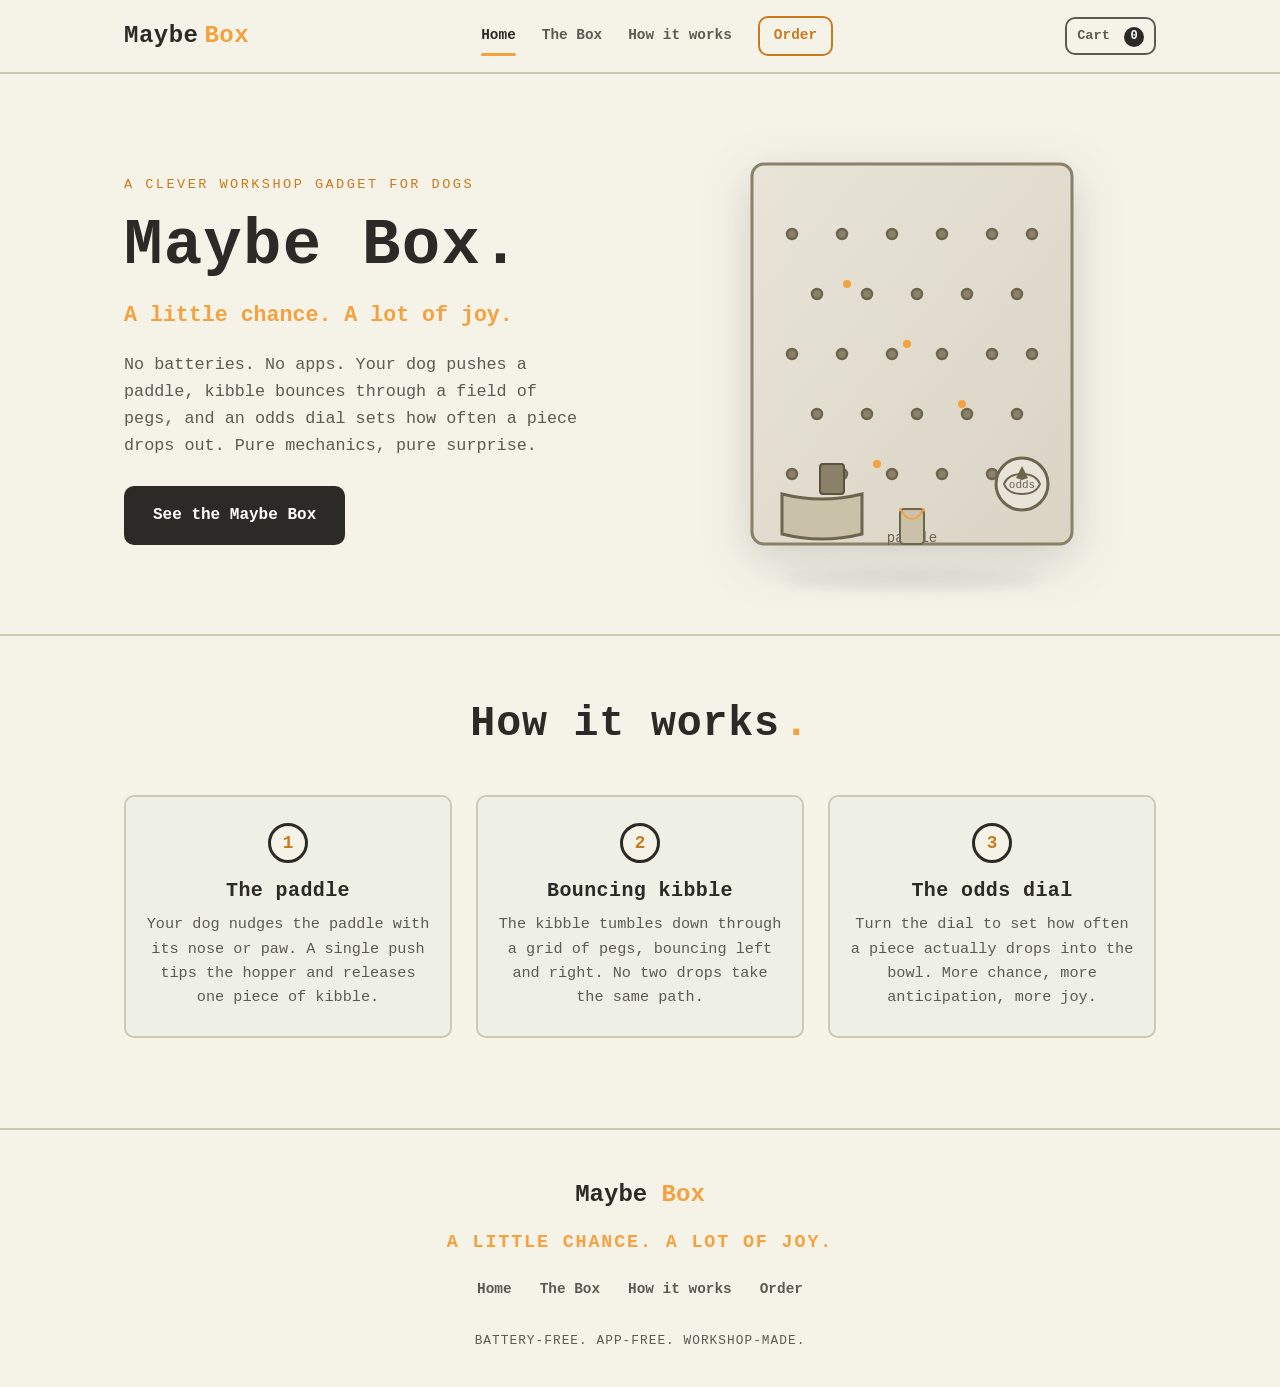
<file: index.html>
<!DOCTYPE html>
<html lang="en">
<head>
<meta charset="UTF-8">
<meta name="viewport" content="width=device-width, initial-scale=1.0">
<title>Maybe Box — A battery-free dog feeder</title>
<link rel="stylesheet" href="css/style.css">
</head>
<body>

<header class="site-header">
  <div class="container header-inner">
    <a href="index.html" class="brand">Maybe <span class="brand-accent">Box</span></a>
    <nav class="nav" id="main-nav">
      <a href="index.html" class="nav-link active">Home</a>
      <a href="product.html" class="nav-link">The Box</a>
      <a href="how-it-works.html" class="nav-link">How it works</a>
      <a href="order.html" class="nav-link nav-order">Order</a>
    </nav>
    <a href="cart.html" class="nav-cart" aria-label="Cart">
      Cart <span class="cart-count" id="cart-count">0</span>
    </a>
    <button class="nav-toggle" id="nav-toggle" aria-label="Open menu">
      <span class="bar"></span><span class="bar"></span><span class="bar"></span>
    </button>
  </div>
</header>

<main>

<section class="hero">
  <div class="container hero-grid">
    <div class="hero-content">
      <span class="hero-kicker">A clever workshop gadget for dogs</span>
      <h1>Maybe Box.<span class="accent"> </span></h1>
      <p class="tagline">A little chance. A lot of joy.</p>
      <p class="hero-desc">No batteries. No apps. Your dog pushes a paddle, kibble bounces through a field of pegs, and an odds dial sets how often a piece drops out. Pure mechanics, pure surprise.</p>
      <a href="product.html" class="btn btn-primary">See the Maybe Box</a>
    </div>
    <div class="hero-visual">
      <div class="scene-wrap">
        <div class="pegboard">
          <svg class="maybe-box" viewBox="0 0 360 420" preserveAspectRatio="xMidYMid meet">
            <defs>
              <linearGradient id="gradBody" x1="0" y1="0" x2="1" y2="1">
                <stop offset="0%" stop-color="#e8e4d8"/>
                <stop offset="100%" stop-color="#d9d4c4"/>
              </linearGradient>
              <filter id="shadow" x="-20%" y="-20%" width="140%" height="140%">
                <feGaussianBlur in="SourceAlpha" stdDeviation="6"/>
                <feOffset dx="2" dy="4" result="offsetblur"/>
                <feComponentTransfer>
                  <feFuncA type="linear" slope="0.25"/>
                </feComponentTransfer>
                <feMerge>
                  <feMergeNode/>
                  <feMergeNode in="SourceGraphic"/>
                </feMerge>
              </filter>
              <marker id="pegCap" markerWidth="8" markerHeight="8" refX="4" refY="4">
                <circle cx="4" cy="4" r="2.5" fill="#f4a240"/>
              </marker>
            </defs>

            <!-- backboard -->
            <rect x="20" y="20" width="320" height="380" rx="12" fill="url(#gradBody)" stroke="#8a8168" stroke-width="3"/>

            <!-- pegs -->
            <g stroke="#6e654f" stroke-width="2.5" fill="#8a8168">
              <circle cx="60" cy="90" r="5"/><circle cx="110" cy="90" r="5"/><circle cx="160" cy="90" r="5"/><circle cx="210" cy="90" r="5"/><circle cx="260" cy="90" r="5"/><circle cx="300" cy="90" r="5"/>
              <circle cx="85" cy="150" r="5"/><circle cx="135" cy="150" r="5"/><circle cx="185" cy="150" r="5"/><circle cx="235" cy="150" r="5"/><circle cx="285" cy="150" r="5"/>
              <circle cx="60" cy="210" r="5"/><circle cx="110" cy="210" r="5"/><circle cx="160" cy="210" r="5"/><circle cx="210" cy="210" r="5"/><circle cx="260" cy="210" r="5"/><circle cx="300" cy="210" r="5"/>
              <circle cx="85" cy="270" r="5"/><circle cx="135" cy="270" r="5"/><circle cx="185" cy="270" r="5"/><circle cx="235" cy="270" r="5"/><circle cx="285" cy="270" r="5"/>
              <circle cx="60" cy="330" r="5"/><circle cx="110" cy="330" r="5"/><circle cx="160" cy="330" r="5"/><circle cx="210" cy="330" r="5"/><circle cx="260" cy="330" r="5"/><circle cx="300" cy="330" r="5"/>
            </g>

            <!-- paddle -->
            <path d="M 50 390 Q 90 400 130 390 L 130 350 Q 90 360 50 350 Z" fill="#c9c1a8" stroke="#6e654f" stroke-width="3"/>
            <rect x="88" y="320" width="24" height="30" rx="3" fill="#8a8168" stroke="#5a533d" stroke-width="2"/>
            <text x="180" y="398" font-family="monospace" font-size="14" fill="#6e654f" text-anchor="middle">paddle</text>

            <!-- kibble pieces -->
            <g id="kibble" fill="#f4a240">
              <circle cx="115" cy="140" r="4"/><circle cx="175" cy="200" r="4"/><circle cx="230" cy="260" r="4"/><circle cx="145" cy="320" r="4"/>
            </g>

            <!-- odds dial -->
            <g transform="translate(290, 340)">
              <circle cx="0" cy="0" r="26" fill="#e8e4d8" stroke="#6e654f" stroke-width="3"/>
              <path d="M 0 -18 L 6 -6 L 0 -4 L -6 -6 Z" fill="#6e654f"/>
              <path d="M 0 10 Q 14 10 18 0 Q 14 -10 0 -10 Q -14 -10 -18 0 Q -14 10 0 10" fill="none" stroke="#6e654f" stroke-width="2"/>
              <text x="0" y="4" font-family="monospace" font-size="11" fill="#6e654f" text-anchor="middle">odds</text>
            </g>

            <!-- drop chute -->
            <rect x="168" y="365" width="24" height="35" rx="4" fill="#c9c1a8" stroke="#6e654f" stroke-width="2"/>
            <path d="M 168 365 Q 180 385 192 365" fill="none" stroke="#f4a240" stroke-width="2" stroke-linecap="round"/>
          </svg>
          <div class="scene-shadow"></div>
        </div>
      </div>
    </div>
  </div>
</section>

<section class="how-it-works" id="how-it-works">
  <div class="container">
    <h2 class="section-title">How it works<span class="title-accent">.</span></h2>
    <div class="steps">
      <div class="step">
        <div class="step-badge">1</div>
        <h3>The paddle</h3>
        <p>Your dog nudges the paddle with its nose or paw. A single push tips the hopper and releases one piece of kibble.</p>
      </div>
      <div class="step">
        <div class="step-badge">2</div>
        <h3>Bouncing kibble</h3>
        <p>The kibble tumbles down through a grid of pegs, bouncing left and right. No two drops take the same path.</p>
      </div>
      <div class="step">
        <div class="step-badge">3</div>
        <h3>The odds dial</h3>
        <p>Turn the dial to set how often a piece actually drops into the bowl. More chance, more anticipation, more joy.</p>
      </div>
    </div>
  </div>
</section>

</main>

<footer class="site-footer">
  <div class="container footer-inner">
    <div class="footer-brand">Maybe <span class="brand-accent">Box</span></div>
    <p class="footer-tagline">A little chance. A lot of joy.</p>
    <div class="footer-nav">
      <a href="index.html">Home</a>
      <a href="product.html">The Box</a>
      <a href="how-it-works.html">How it works</a>
      <a href="order.html">Order</a>
    </div>
    <div class="footer-note">Battery-free. App-free. Workshop-made.</div>
  </div>
</footer>

<script src="js/main.js"></script>
</body>
</html>
</file>
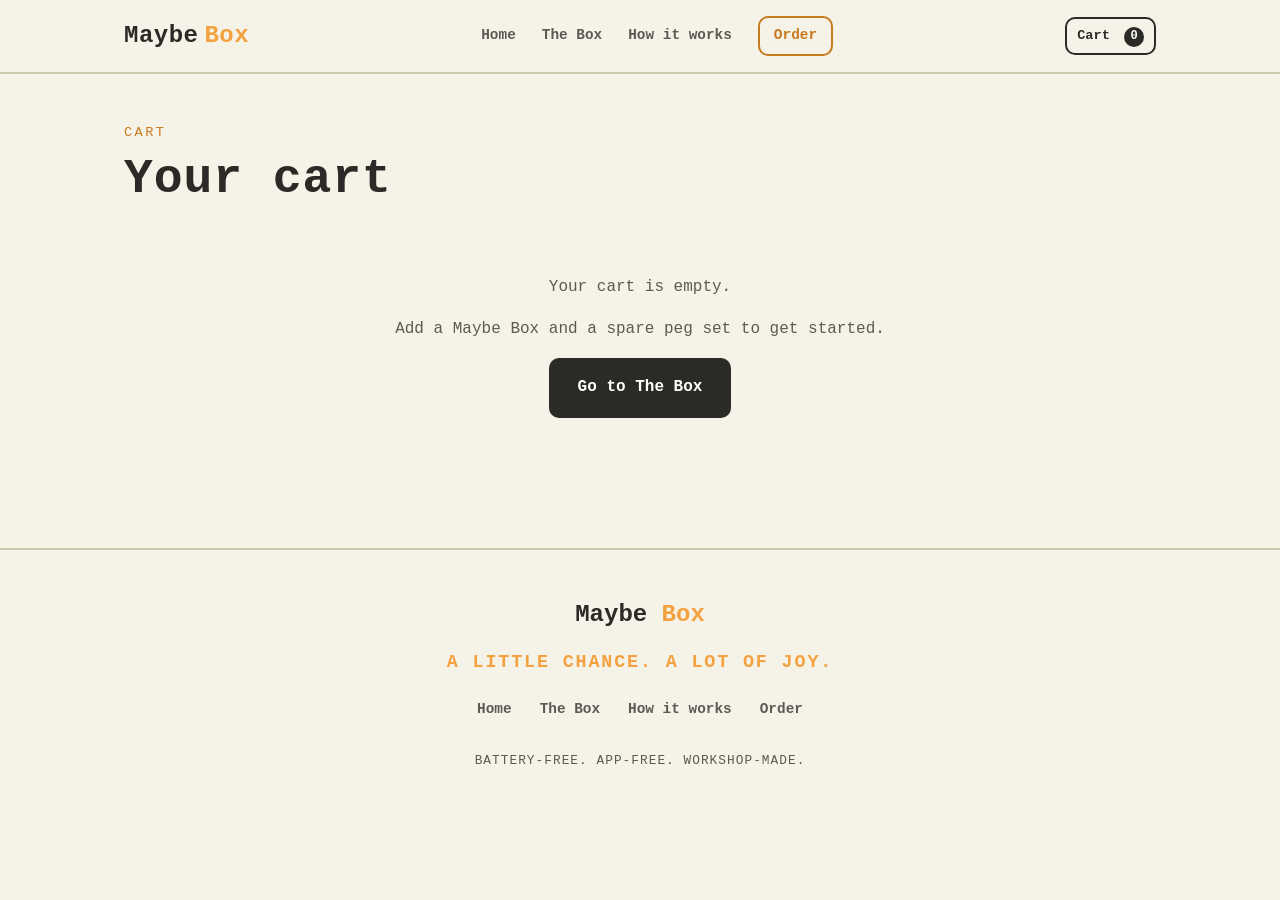
<file: cart.html>
<!DOCTYPE html>
<html lang="en">
<head>
<meta charset="UTF-8">
<meta name="viewport" content="width=device-width, initial-scale=1.0">
<title>Cart — Maybe Box</title>
<link rel="stylesheet" href="css/style.css">
</head>
<body>

<header class="site-header">
  <div class="container header-inner">
    <a href="index.html" class="brand">Maybe <span class="brand-accent">Box</span></a>
    <nav class="nav" id="main-nav">
      <a href="index.html" class="nav-link">Home</a>
      <a href="product.html" class="nav-link">The Box</a>
      <a href="how-it-works.html" class="nav-link">How it works</a>
      <a href="order.html" class="nav-link nav-order">Order</a>
    </nav>
    <a href="cart.html" class="nav-cart nav-cart-active" aria-label="Cart">
      Cart <span class="cart-count" id="cart-count">0</span>
    </a>
    <button class="nav-toggle" id="nav-toggle" aria-label="Open menu">
      <span class="bar"></span><span class="bar"></span><span class="bar"></span>
    </button>
  </div>
</header>

<main>
  <section class="cart-page" aria-label="Shopping cart">
    <div class="container">
      <span class="hero-kicker">Cart</span>
      <h1>Your cart<span class="accent"> </span></h1>

      <div id="cart-empty" class="empty-cart">
        <p>Your cart is empty.</p>
        <p>Add a Maybe Box and a spare peg set to get started.</p>
        <a href="product.html" class="btn btn-primary">Go to The Box</a>
      </div>

      <div id="cart-items" class="cart-items" style="display:none;">
        <table>
          <thead>
            <tr>
              <th>Item</th>
              <th>Size</th>
              <th class="num">Unit price</th>
              <th class="num">Qty</th>
              <th class="num">Line total</th>
              <th></th>
            </tr>
          </thead>
          <tbody id="cart-list"></tbody>
        </table>
      </div>

      <div id="cart-summary" class="cart-summary" style="display:none;">
        <div class="summary-row">
          <span>Subtotal</span>
          <span class="num" id="sum-subtotal">$0.00</span>
        </div>
        <div class="summary-row">
          <span>Shipping</span>
          <span class="num" id="sum-shipping">$0.00</span>
        </div>
        <div class="summary-row total">
          <span>Total</span>
          <span class="num" id="sum-total">$0.00</span>
        </div>
        <button type="button" class="btn btn-primary btn-full" id="btn-checkout">Proceed to Checkout</button>
        <p class="checkout-note">Checkout page coming soon.</p>
      </div>
    </div>
  </section>
</main>

<footer class="site-footer">
  <div class="container footer-inner">
    <div class="footer-brand">Maybe <span class="brand-accent">Box</span></div>
    <p class="footer-tagline">A little chance. A lot of joy.</p>
    <div class="footer-nav">
      <a href="index.html">Home</a>
      <a href="product.html">The Box</a>
      <a href="how-it-works.html">How it works</a>
      <a href="order.html">Order</a>
    </div>
    <div class="footer-note">Battery-free. App-free. Workshop-made.</div>
  </div>
</footer>

<script src="js/main.js"></script>
<script>
  (function () {
    "use strict";

    var CART_KEY = "maybe_box_cart";
    var SHIPPING_FREE_THRESHOLD = 50;
    var SHIPPING_FLAT = 5;

    var cartEmpty = document.getElementById("cart-empty");
    var cartItems = document.getElementById("cart-items");
    var cartSummary = document.getElementById("cart-summary");
    var cartList = document.getElementById("cart-list");
    var sumSubtotal = document.getElementById("sum-subtotal");
    var sumShipping = document.getElementById("sum-shipping");
    var sumTotal = document.getElementById("sum-total");
    var btnCheckout = document.getElementById("btn-checkout");

    function money(n) {
      return "$" + n.toFixed(2);
    }

    function sizeOf(item) {
      var id = (item.id || "").toLowerCase();
      var name = (item.name || "").toLowerCase();
      if (id.indexOf("mini") !== -1 || name.indexOf("mini") !== -1) return "Mini";
      if (id.indexOf("standard") !== -1 || name.indexOf("standard") !== -1) return "Standard";
      return "\u2014";
    }

    function loadCart() {
      try { return JSON.parse(localStorage.getItem(CART_KEY) || "[]"); } catch (e) { return []; }
    }
    function saveCart(cart) {
      try { localStorage.setItem(CART_KEY, JSON.stringify(cart)); } catch (e) {}
    }

    function render() {
      var cart = loadCart();

      // header count
      if (window.maybeBox && typeof window.maybeBox.updateCartCount === "function") {
        window.maybeBox.updateCartCount();
      }

      if (!cart || cart.length === 0) {
        cartEmpty.style.display = "block";
        cartItems.style.display = "none";
        cartSummary.style.display = "none";
        return;
      }

      cartEmpty.style.display = "none";
      cartItems.style.display = "block";
      cartSummary.style.display = "block";

      cartList.innerHTML = "";
      var subtotal = 0;

      cart.forEach(function (item, index) {
        var qty = item.qty || 1;
        var price = item.price || 0;
        var line = price * qty;
        subtotal += line;

        var tr = document.createElement("tr");

        var nameTd = document.createElement("td");
        nameTd.textContent = item.name;
        tr.appendChild(nameTd);

        var sizeTd = document.createElement("td");
        sizeTd.textContent = sizeOf(item);
        tr.appendChild(sizeTd);

        var priceTd = document.createElement("td");
        priceTd.className = "num";
        priceTd.textContent = money(price);
        tr.appendChild(priceTd);

        var qtyTd = document.createElement("td");
        qtyTd.className = "num";
        var qtyWrap = document.createElement("div");
        qtyWrap.className = "qty-control";
        var btnDec = document.createElement("button");
        btnDec.type = "button";
        btnDec.className = "qty-btn";
        btnDec.textContent = "\u2013";
        var qtyVal = document.createElement("span");
        qtyVal.className = "qty-val";
        qtyVal.textContent = qty;
        var btnInc = document.createElement("button");
        btnInc.type = "button";
        btnInc.className = "qty-btn";
        btnInc.textContent = "\u2019";
        qtyWrap.appendChild(btnDec);
        qtyWrap.appendChild(qtyVal);
        qtyWrap.appendChild(btnInc);
        qtyTd.appendChild(qtyWrap);
        tr.appendChild(qtyTd);

        var lineTd = document.createElement("td");
        lineTd.className = "num";
        lineTd.textContent = money(line);
        tr.appendChild(lineTd);

        var remTd = document.createElement("td");
        var btnRem = document.createElement("button");
        btnRem.type = "button";
        btnRem.className = "btn-remove";
        btnRem.textContent = "Remove";
        remTd.appendChild(btnRem);
        tr.appendChild(remTd);

        cartList.appendChild(tr);

        btnDec.addEventListener("click", function () {
          if (qty > 1) {
            item.qty = qty - 1;
            saveCart(cart);
            render();
          }
        });

        btnInc.addEventListener("click", function () {
          item.qty = qty + 1;
          saveCart(cart);
          render();
        });

        btnRem.addEventListener("click", function () {
          cart.splice(index, 1);
          saveCart(cart);
          render();
        });
      });

      var shipping = subtotal >= SHIPPING_FREE_THRESHOLD ? 0 : SHIPPING_FLAT;
      var total = subtotal + shipping;

      sumSubtotal.textContent = money(subtotal);
      sumShipping.textContent = shipping === 0 ? "Free" : money(shipping);
      sumTotal.textContent = money(total);
    }

    btnCheckout.addEventListener("click", function () {
      window.location.href = "checkout.html";
    });

    render();
  })();
</script>
</body>
</html>
</file>
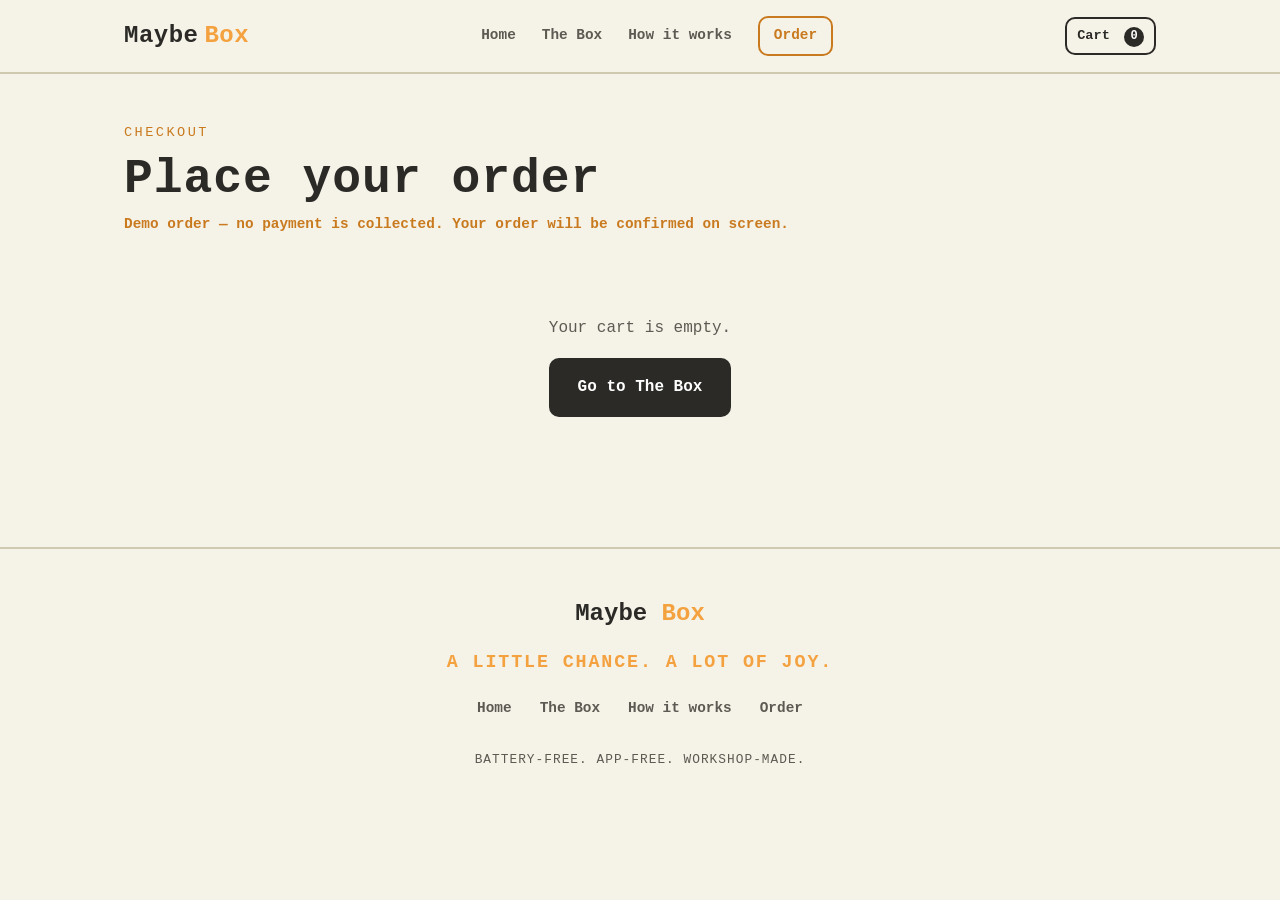
<file: checkout.html>
<!DOCTYPE html>
<html lang="en">
<head>
<meta charset="UTF-8">
<meta name="viewport" content="width=device-width, initial-scale=1.0">
<title>Checkout — Maybe Box</title>
<link rel="stylesheet" href="css/style.css">
</head>
<body>

<header class="site-header">
  <div class="container header-inner">
    <a href="index.html" class="brand">Maybe <span class="brand-accent">Box</span></a>
    <nav class="nav" id="main-nav">
      <a href="index.html" class="nav-link">Home</a>
      <a href="product.html" class="nav-link">The Box</a>
      <a href="how-it-works.html" class="nav-link">How it works</a>
      <a href="order.html" class="nav-link nav-order">Order</a>
    </nav>
    <a href="cart.html" class="nav-cart nav-cart-active" aria-label="Cart">
      Cart <span class="cart-count" id="cart-count">0</span>
    </a>
    <button class="nav-toggle" id="nav-toggle" aria-label="Open menu">
      <span class="bar"></span><span class="bar"></span><span class="bar"></span>
    </button>
  </div>
</header>

<main>
  <section class="checkout-page" aria-label="Checkout">
    <div class="container">
      <span class="hero-kicker">Checkout</span>
      <h1>Place your order<span class="accent"> </span></h1>
      <p class="demo-note">Demo order — no payment is collected. Your order will be confirmed on screen.</p>

      <div id="checkout-empty" class="empty-cart" style="display:none;">
        <p>Your cart is empty.</p>
        <a href="product.html" class="btn btn-primary">Go to The Box</a>
      </div>

      <form id="checkout-form" style="display:none;">
        <div class="form-grid">
          <div class="field">
            <label for="c-name">Name <span class="req">*</span></label>
            <input type="text" id="c-name" name="name" required>
          </div>
          <div class="field">
            <label for="c-email">Email <span class="req">*</span></label>
            <input type="email" id="c-email" name="email" required>
          </div>
          <div class="field">
            <label for="c-phone">Phone <span class="req">*</span></label>
            <input type="tel" id="c-phone" name="phone" required>
          </div>
          <div class="field full">
            <label for="c-address">Address <span class="req">*</span></label>
            <input type="text" id="c-address" name="address" required placeholder="Street, city, postal code">
          </div>
        </div>

        <div class="order-items" id="order-items"></div>

        <div class="order-summary">
          <div class="summary-row">
            <span>Subtotal</span>
            <span class="num" id="co-subtotal">$0.00</span>
          </div>
          <div class="summary-row">
            <span>Shipping</span>
            <span class="num" id="co-shipping">$0.00</span>
          </div>
          <div class="summary-row total">
            <span>Total</span>
            <span class="num" id="co-total">$0.00</span>
          </div>
        </div>

        <button type="submit" class="btn btn-primary btn-full" id="btn-submit">Place Order</button>
        <div id="form-msg" class="form-msg"></div>
      </form>

      <div id="checkout-confirm" style="display:none;">
        <div class="confirm-card">
          <h2>Order confirmed.<span class="accent"> </span></h2>
          <p><strong>Order ID:</strong> <span id="co-order-id">—</span></p>
          <p><strong>Total:</strong> <span id="co-order-total">—</span></p>
          <p>Your Maybe Box is on its way — a little chance, a lot of joy. (Demo: no payment was taken and no order is stored persistently.)</p>
          <a href="index.html" class="btn btn-primary">Back to Home</a>
        </div>
      </div>
    </div>
  </section>
</main>

<footer class="site-footer">
  <div class="container footer-inner">
    <div class="footer-brand">Maybe <span class="brand-accent">Box</span></div>
    <p class="footer-tagline">A little chance. A lot of joy.</p>
    <div class="footer-nav">
      <a href="index.html">Home</a>
      <a href="product.html">The Box</a>
      <a href="how-it-works.html">How it works</a>
      <a href="order.html">Order</a>
    </div>
    <div class="footer-note">Battery-free. App-free. Workshop-made.</div>
  </div>
</footer>

<script src="js/main.js"></script>
<script>
  (function () {
    "use strict";

    var CART_KEY = "maybe_box_cart";
    var SHIPPING_FREE_THRESHOLD = 50;
    var SHIPPING_FLAT = 5;

    // Server-side prices (mirror api/order.js). Used for display only;
    // the server recalculates independently and never trusts browser prices.
    var PRICES = {
      "maybe-box-mini": 39,
      "maybe-box-standard": 54,
      "spare-peg-set": 9,
    };

    var form = document.getElementById("checkout-form");
    var emptyState = document.getElementById("checkout-empty");
    var itemsEl = document.getElementById("order-items");
    var coSubtotal = document.getElementById("co-subtotal");
    var coShipping = document.getElementById("co-shipping");
    var coTotal = document.getElementById("co-total");
    var formMsg = document.getElementById("form-msg");
    var btnSubmit = document.getElementById("btn-submit");
    var confirmEl = document.getElementById("checkout-confirm");
    var coOrderId = document.getElementById("co-order-id");
    var coOrderTotal = document.getElementById("co-order-total");

    function money(n) { return "$" + n.toFixed(2); }

    function sizeOf(item) {
      var id = (item.id || "").toLowerCase();
      var name = (item.name || "").toLowerCase();
      if (id.indexOf("mini") !== -1 || name.indexOf("mini") !== -1) return "Mini";
      if (id.indexOf("standard") !== -1 || name.indexOf("standard") !== -1) return "Standard";
      return "\u2014";
    }

    function loadCart() {
      try { return JSON.parse(localStorage.getItem(CART_KEY) || "[]"); } catch (e) { return []; }
    }

    function render() {
      if (window.maybeBox && typeof window.maybeBox.updateCartCount === "function") {
        window.maybeBox.updateCartCount();
      }

      var cart = loadCart();
      if (!cart || cart.length === 0) {
        emptyState.style.display = "block";
        form.style.display = "none";
        return;
      }
      emptyState.style.display = "none";
      form.style.display = "block";

      itemsEl.innerHTML = "";
      var subtotal = 0;
      cart.forEach(function (item) {
        var qty = item.qty || 1;
        var price = PRICES[item.id] || item.price || 0;
        var line = price * qty;
        subtotal += line;

        var div = document.createElement("div");
        div.className = "cart-line";
        div.innerHTML =
          '<span class="line-name">' + escapeHtml(item.name) + '</span>' +
          '<span class="line-size">' + sizeOf(item) + '</span>' +
          '<span class="line-qty">× ' + qty + '</span>' +
          '<span class="line-price">' + money(line) + '</span>';
        itemsEl.appendChild(div);
      });

      var shipping = subtotal >= SHIPPING_FREE_THRESHOLD ? 0 : SHIPPING_FLAT;
      var total = subtotal + shipping;
      coSubtotal.textContent = money(subtotal);
      coShipping.textContent = shipping === 0 ? "Free" : money(shipping);
      coTotal.textContent = money(total);
    }

    function escapeHtml(s) {
      return String(s).replace(/[&<>"']/g, function (c) {
        return ({ "&": "&amp;", "<": "&lt;", ">": "&gt;", "\"": "&quot;", "'": "&#39;" })[c];
      });
    }

    function showMsg(msg, type) {
      formMsg.textContent = msg;
      formMsg.className = "form-msg " + (type || "");
      formMsg.style.display = "block";
    }
    function hideMsg() { formMsg.style.display = "none"; }

    form.addEventListener("submit", function (e) {
      e.preventDefault();
      hideMsg();
      btnSubmit.disabled = true;
      btnSubmit.textContent = "Submitting…";

      var cart = loadCart();
      if (!cart || cart.length === 0) {
        showMsg("Your cart is empty.", "error");
        btnSubmit.disabled = false;
        btnSubmit.textContent = "Place Order";
        return;
      }

      var body = {
        name: document.getElementById("c-name").value,
        email: document.getElementById("c-email").value,
        phone: document.getElementById("c-phone").value,
        address: document.getElementById("c-address").value,
        items: cart.map(function (item) {
          return { id: item.id, qty: item.qty || 1 };
        }),
      };

      fetch("/api/order", {
        method: "POST",
        headers: { "Content-Type": "application/json" },
        body: JSON.stringify(body),
      })
        .then(function (resp) {
          return resp.json().then(function (data) { return { ok: resp.ok, status: resp.status, data: data }; });
        })
        .then(function (result) {
          if (result.ok && result.data.ok) {
            localStorage.removeItem(CART_KEY);
            if (window.maybeBox && typeof window.maybeBox.updateCartCount === "function") {
              window.maybeBox.updateCartCount();
            }
            coOrderId.textContent = result.data.order_id;
            coOrderTotal.textContent = money(result.data.total);
            form.style.display = "none";
            confirmEl.style.display = "block";
          } else {
            var msg = result.data && result.data.error ? result.data.error : "Order could not be placed.";
            var details = "";
            if (result.data && result.data.details) {
              details = "\n" + JSON.stringify(result.data.details);
            }
            showMsg(msg + details, "error");
            btnSubmit.disabled = false;
            btnSubmit.textContent = "Place Order";
          }
        })
        .catch(function () {
          showMsg("Could not reach the order server. Please try again.", "error");
          btnSubmit.disabled = false;
          btnSubmit.textContent = "Place Order";
        });
    });

    render();
  })();
</script>
</body>
</html>
</file>
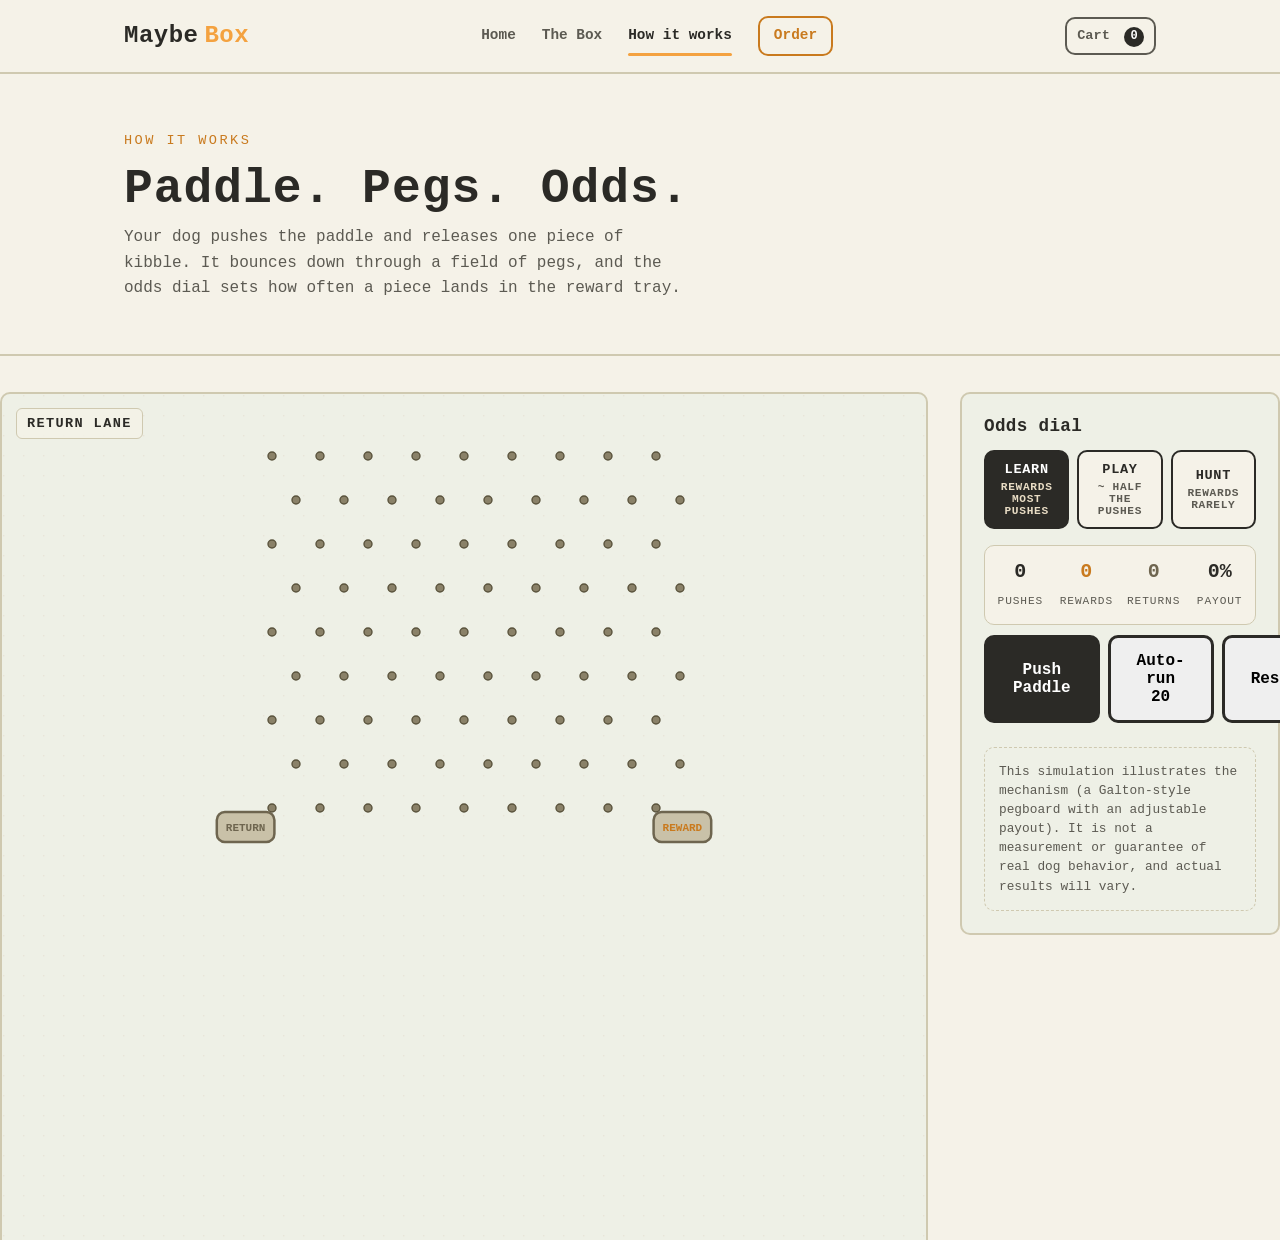
<file: how-it-works.html>
<!DOCTYPE html>
<html lang="en">
<head>
<meta charset="UTF-8">
<meta name="viewport" content="width=device-width, initial-scale=1.0">
<title>How It Works — Maybe Box</title>
<link rel="stylesheet" href="css/style.css">
</head>
<body>

<header class="site-header">
  <div class="container header-inner">
    <a href="index.html" class="brand">Maybe <span class="brand-accent">Box</span></a>
    <nav class="nav" id="main-nav">
      <a href="index.html" class="nav-link">Home</a>
      <a href="product.html" class="nav-link">The Box</a>
      <a href="how-it-works.html" class="nav-link active">How it works</a>
      <a href="order.html" class="nav-link nav-order">Order</a>
    </nav>
    <a href="cart.html" class="nav-cart" aria-label="Cart">
      Cart <span class="cart-count" id="cart-count">0</span>
    </a>
    <button class="nav-toggle" id="nav-toggle" aria-label="Open menu">
      <span class="bar"></span><span class="bar"></span><span class="bar"></span>
    </button>
  </div>
</header>

<main>
  <section class="sim-hero">
    <div class="container">
      <span class="hero-kicker">How it works</span>
      <h1>Paddle. Pegs. Odds.<span class="accent"> </span></h1>
      <p>Your dog pushes the paddle and releases one piece of kibble. It bounces down through a field of pegs, and the odds dial sets how often a piece lands in the reward tray.</p>
    </div>
  </section>

  <section class="sim-wrap">
    <div class="sim-board">
      <canvas id="simCanvas"></canvas>
      <div class="board-overlay">
        <span class="board-label return">Return Lane</span>
        <span class="board-label reward">Reward Tray</span>
      </div>
    </div>

    <div class="sim-controls">
      <h3>Odds dial</h3>
      <div class="odds-group">
        <button type="button" class="odds-btn active" data-odds="learn">Learn<span class="odds-note">rewards most pushes</span></button>
        <button type="button" class="odds-btn" data-odds="play">Play<span class="odds-note">~ half the pushes</span></button>
        <button type="button" class="odds-btn" data-odds="hunt">Hunt<span class="odds-note">rewards rarely</span></button>
      </div>

      <div class="counters">
        <div class="counter"><span class="counter-value" id="stat-pushes">0</span><span class="counter-label">Pushes</span></div>
        <div class="counter"><span class="counter-value reward" id="stat-rewards">0</span><span class="counter-label">Rewards</span></div>
        <div class="counter"><span class="counter-value return" id="stat-returns">0</span><span class="counter-label">Returns</span></div>
        <div class="counter"><span class="counter-value" id="stat-payout">0%</span><span class="counter-label">Payout</span></div>
      </div>

      <div class="btn-group">
        <button type="button" class="btn btn-primary" id="btn-push">Push Paddle</button>
        <button type="button" class="btn" id="btn-auto">Auto-run 20</button>
        <button type="button" class="btn" id="btn-reset">Reset</button>
      </div>

      <p class="disclaimer">This simulation illustrates the mechanism (a Galton-style pegboard with an adjustable payout). It is not a measurement or guarantee of real dog behavior, and actual results will vary.</p>
    </div>
  </section>
</main>

<footer class="site-footer">
  <div class="container footer-inner">
    <div class="footer-brand">Maybe <span class="brand-accent">Box</span></div>
    <p class="footer-tagline">A little chance. A lot of joy.</p>
    <div class="footer-nav">
      <a href="index.html">Home</a>
      <a href="product.html">The Box</a>
      <a href="how-it-works.html">How it works</a>
      <a href="order.html">Order</a>
    </div>
    <div class="footer-note">Battery-free. App-free. Workshop-made.</div>
  </div>
</footer>

<script src="js/main.js"></script>
<script src="js/simulation.js"></script>
<script>
  (function () {
    "use strict";

    var canvas = document.getElementById("simCanvas");
    var ctx = canvas.getContext("2d");
    var dpr = window.devicePixelRatio || 1;

    var btnPush = document.getElementById("btn-push");
    var btnAuto = document.getElementById("btn-auto");
    var btnReset = document.getElementById("btn-reset");
    var oddsBtns = document.querySelectorAll(".odds-btn");
    var statPushes = document.getElementById("stat-pushes");
    var statRewards = document.getElementById("stat-rewards");
    var statReturns = document.getElementById("stat-returns");
    var statPayout = document.getElementById("stat-payout");

    var sim = window.maybeBoxSim;

    // UI state
    var anim = {
      active: false,
      path: null,
      i: 0,
      t: 0,
      dur: 200,
      last: 0,
      reduced: false,
      onEnd: null
    };
    var autoRemaining = 0;
    var animating = false;

    var trayLeftX, trayRightX, trayY;

    function resize() {
      var wrap = canvas.parentElement;
      var w = wrap.clientWidth || 300;
      var h = wrap.clientHeight || 520;
      if (w < 260) w = 260;
      canvas.width = w * dpr;
      canvas.height = h * dpr;
      ctx.setTransform(dpr, 0, 0, dpr, 0, 0);

      sim.configure({
        originX: w / 2,
        originY: 62,
        rows: 8,
        cols: 9,
        colStep: Math.min(48, (w - 80) / 8),
        rowStep: Math.min(44, (h - 130) / 9),
        centerCol: 4
      });

      var cfg = sim.config();
      var cs = cfg.colStep;
      var rs = cfg.rowStep;
      trayLeftX = sim.pegX(0, cfg.rows) - cs * 0.55;
      trayRightX = sim.pegX(cfg.cols - 1, cfg.rows) + cs * 0.55;
      trayY = sim.pegY(cfg.rows) + 18;

      draw();
    }

    window.addEventListener("resize", resize);
    window.addEventListener("load", resize);

    // -------- drawing --------
    function clear() {
      ctx.clearRect(0, 0, canvas.width / dpr, canvas.height / dpr);
    }

    function drawDot(x, y, r, fill) {
      ctx.beginPath();
      ctx.arc(x, y, r, 0, Math.PI * 2);
      ctx.fillStyle = fill;
      ctx.fill();
      if (fill !== ctx.strokeStyle) {
        ctx.strokeStyle = "#5a533d";
        ctx.lineWidth = 1.4;
        ctx.stroke();
      }
    }

    function drawBoard() {
      var w = canvas.width / dpr;
      var h = canvas.height / dpr;
      var cfg = sim.config();
      var rows = cfg.rows;
      var cols = cfg.cols;
      var cs = cfg.colStep;
      var rs = cfg.rowStep;

      // subtle dot-grid background
      ctx.fillStyle = "#e8e4d8";
      for (var gx = 0; gx < w; gx += 20) {
        for (var gy = 0; gy < h; gy += 20) {
          ctx.fillRect(gx + 1, gy + 1, 1.4, 1.4);
        }
      }

      // hopper
      var hopperW = cs * 2.2;
      var hopperH = 26;
      var hopperX = cfg.originX - hopperW / 2;
      var hopperY = sim.originY - 40;
      ctx.fillStyle = "#c9c1a8";
      ctx.strokeStyle = "#6e654f";
      ctx.lineWidth = 2.5;
      ctx.beginPath();
      ctx.roundRect ? ctx.roundRect(hopperX, hopperY, hopperW, hopperH, 6) : ctx.rect(hopperX, hopperY, hopperW, hopperH);
      ctx.fill();
      ctx.stroke();

      // pegs (staggered rows)
      for (var r = 0; r <= rows; r++) {
        for (var c = 0; c < cols; c++) {
          var px = sim.pegX(c, r);
          var py = sim.pegY(r);
          // skip edge positions that fall outside the walkable columns at extreme rows
          drawDot(px, py, 4, "#8a8168");
        }
      }

      // exit trays
      function drawTray(x, labelReward) {
        ctx.fillStyle = "#c9c1a8";
        ctx.strokeStyle = "#6e654f";
        ctx.lineWidth = 2.5;
        ctx.beginPath();
        ctx.roundRect ? ctx.roundRect(x - cs * 0.6, trayY - 14, cs * 1.2, 30, 8) : ctx.rect(x - cs * 0.6, trayY - 14, cs * 1.2, 30);
        ctx.fill();
        ctx.stroke();
        ctx.fillStyle = labelReward ? "#c97a1e" : "#6e654f";
        ctx.font = "bold 11px 'Courier New', monospace";
        ctx.textAlign = "center";
        ctx.textBaseline = "middle";
        ctx.fillText(labelReward ? "REWARD" : "RETURN", x, trayY + 2);
      }
      drawTray(trayLeftX, false);
      drawTray(trayRightX, true);
    }

    function drawBall(x, y) {
      var r = 5;
      ctx.fillStyle = "#f4a240";
      ctx.strokeStyle = "#8a5a0f";
      ctx.lineWidth = 1.6;
      ctx.beginPath();
      ctx.arc(x, y, r, 0, Math.PI * 2);
      ctx.fill();
      ctx.stroke();
    }

    function getBallPos() {
      if (!anim.path || anim.path.length === 0)       return { x: cfg.originX, y: cfg.originY - 40 };
      var p0 = anim.path[anim.i];
      var p1 = anim.path[Math.min(anim.i + 1, anim.path.length - 1)];
      var t = anim.t;
      // ease out
      var e = 1 - Math.pow(1 - t, 3);
      return { x: p0.x + (p1.x - p0.x) * e, y: p0.y + (p1.y - p0.y) * e };
    }

    function draw() {
      clear();
      drawBoard();
      var pos = getBallPos();
      drawBall(pos.x, pos.y);
    }

    // -------- animation --------
    function startAnim(path, onEnd) {
      anim.path = path;
      anim.i = 0;
      anim.t = 0;
      anim.active = true;
      anim.onEnd = onEnd;
      anim.reduced = window.matchMedia && window.matchMedia("(prefers-reduced-motion: reduce)").matches;
      anim.last = null;
      animating = true;
      btnPush.disabled = true;
      btnAuto.disabled = true;
      btnReset.disabled = true;
      oddsBtns.forEach(function (b) { b.disabled = true; });
      requestAnimationFrame(animLoop);
    }

    function animLoop(now) {
      if (!anim.active) return;
      if (!anim.last) anim.last = now;
      var dt = now - anim.last;
      anim.last = now;

      if (anim.reduced) {
        anim.i = anim.path.length - 1;
        anim.t = 1;
        draw();
        finishAnim();
        return;
      }

      var step = dt / anim.dur;
      anim.t += step;
      if (anim.t >= 1) {
        anim.t = 0;
        anim.i += 1;
        if (anim.i >= anim.path.length) {
          finishAnim();
          return;
        }
      }
      draw();
      requestAnimationFrame(animLoop);
    }

    function finishAnim() {
      anim.active = false;
      animating = false;
      btnPush.disabled = false;
      btnAuto.disabled = false;
      btnReset.disabled = false;
      oddsBtns.forEach(function (b) { b.disabled = false; });
      updateCounters();
      if (autoRemaining > 0) {
        autoRemaining -= 1;
        setTimeout(runAutoPush, 400);
      } else if (anim.onEnd) {
        anim.onEnd();
        anim.onEnd = null;
      }
    }

    // -------- actions --------
    function doPush() {
      if (animating) return;
      var result = sim.push();
      if (!result) return;
      var path = result.path;
      // final leg to tray
      var trayX = result.reward ? trayRightX : trayLeftX;
      var cfg = sim.config();
      path.push({ x: trayX, y: trayY, row: cfg.rows + 1, col: result.finalCol, tray: result.reward });
      startAnim(path, null);
    }

    function runAutoPush() {
      if (autoRemaining <= 0) return;
      doPush();
    }

    function updateCounters() {
      var s = sim.getStats();
      statPushes.textContent = s.pushes;
      statRewards.textContent = s.rewards;
      statReturns.textContent = s.returns;
      statPayout.textContent = s.payout.toFixed(0) + "%";
    }

    btnPush.addEventListener("click", doPush);

    btnAuto.addEventListener("click", function () {
      if (animating) return;
      autoRemaining = 20;
      runAutoPush();
    });

    btnReset.addEventListener("click", function () {
      if (animating) return;
      sim.reset();
      autoRemaining = 0;
      updateCounters();
      anim.path = null;
      draw();
    });

    oddsBtns.forEach(function (b) {
      b.addEventListener("click", function () {
        if (animating) return;
        oddsBtns.forEach(function (bb) { bb.classList.remove("active"); });
        b.classList.add("active");
        sim.setOdds(b.getAttribute("data-odds"));
        updateCounters();
      });
    });

    // draw idle ball initially
    draw();
  })();
</script>
</body>
</html>
</file>
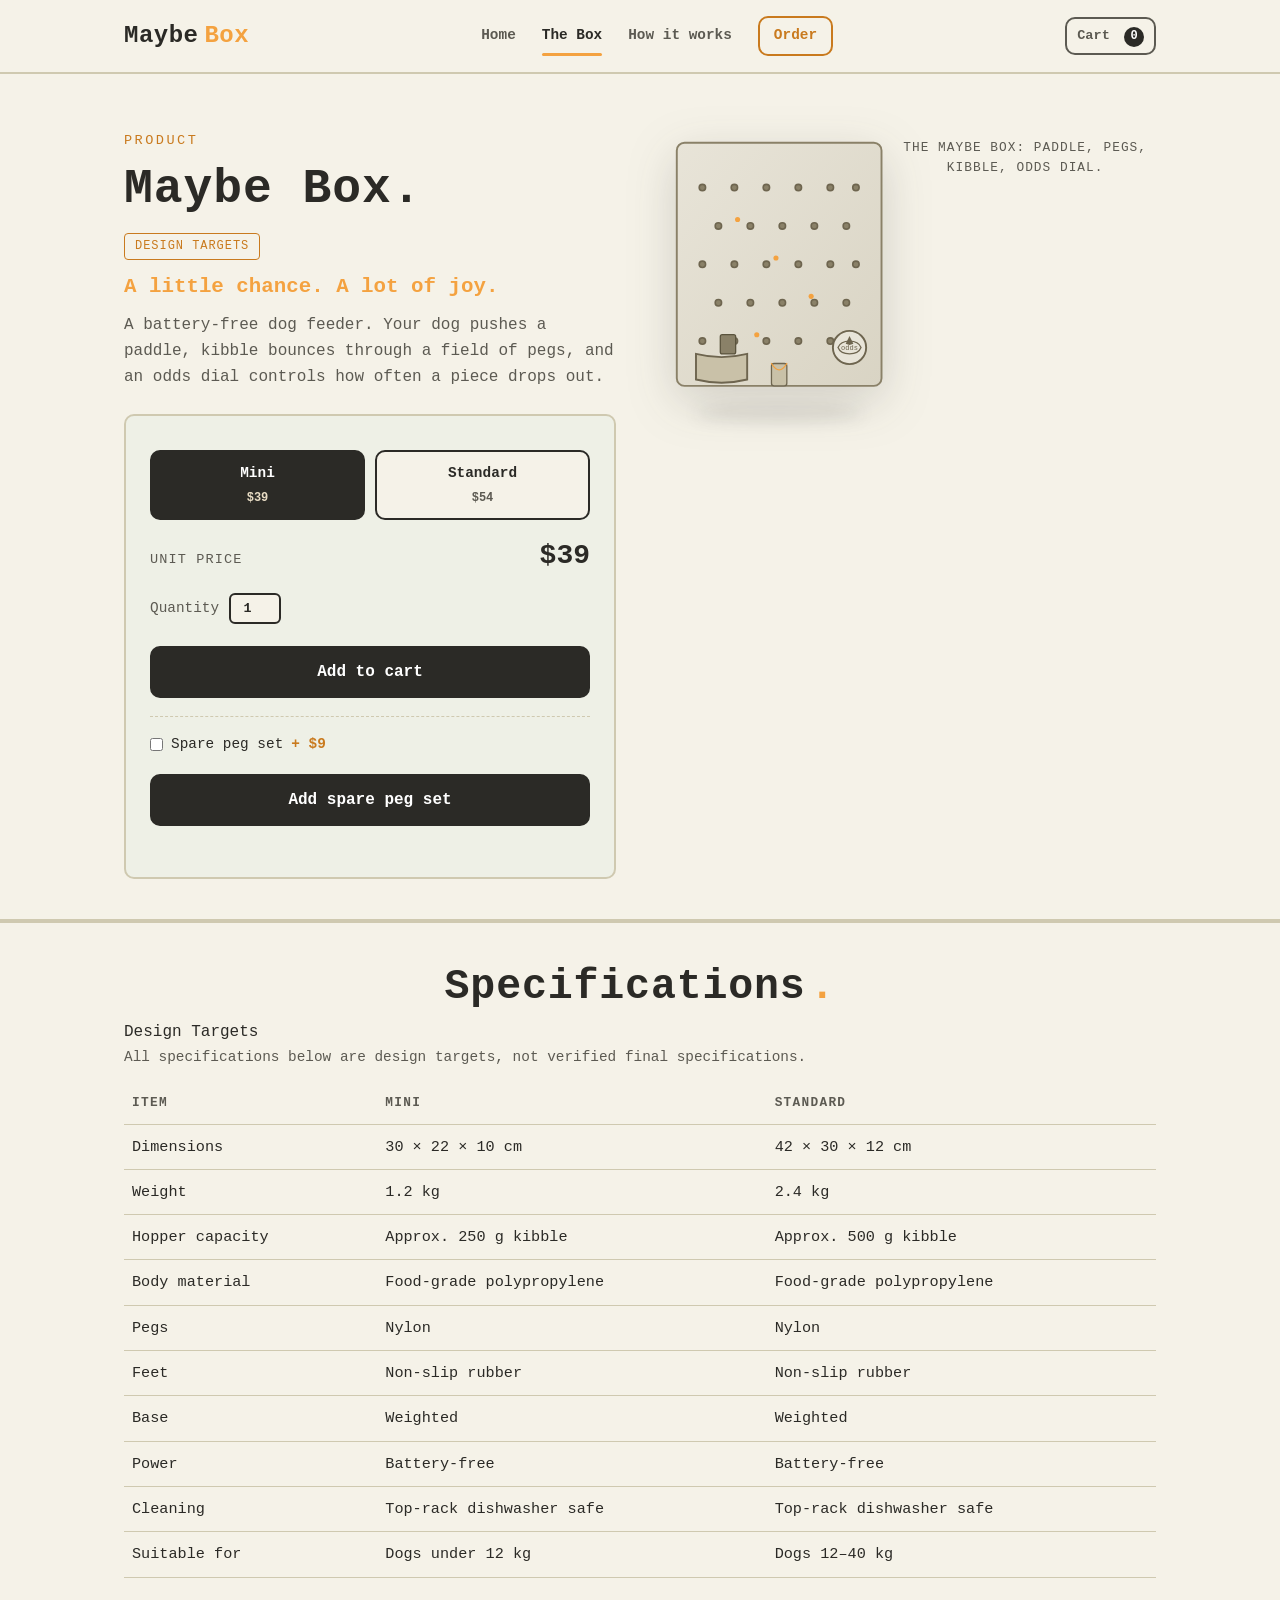
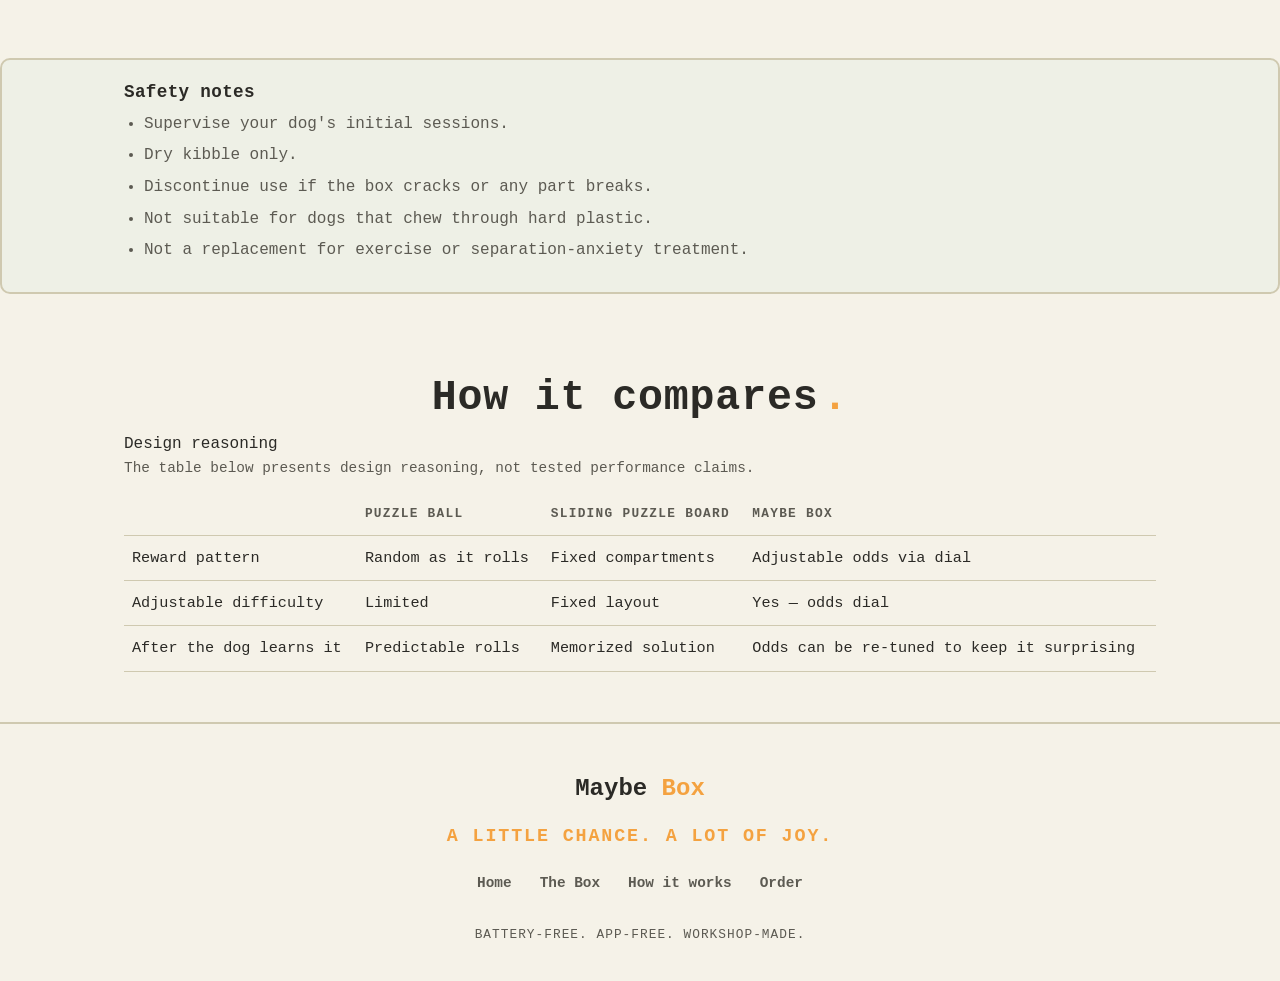
<file: product.html>
<!DOCTYPE html>
<html lang="en">
<head>
<meta charset="UTF-8">
<meta name="viewport" content="width=device-width, initial-scale=1.0">
<title>Maybe Box — Product</title>
<link rel="stylesheet" href="css/style.css">
</head>
<body>

<header class="site-header">
  <div class="container header-inner">
    <a href="index.html" class="brand">Maybe <span class="brand-accent">Box</span></a>
    <nav class="nav" id="main-nav">
      <a href="index.html" class="nav-link">Home</a>
      <a href="product.html" class="nav-link active">The Box</a>
      <a href="how-it-works.html" class="nav-link">How it works</a>
      <a href="order.html" class="nav-link nav-order">Order</a>
    </nav>
    <a href="cart.html" class="nav-cart" aria-label="Cart">
      Cart <span class="cart-count" id="cart-count">0</span>
    </a>
    <button class="nav-toggle" id="nav-toggle" aria-label="Open menu">
      <span class="bar"></span><span class="bar"></span><span class="bar"></span>
    </button>
  </div>
</header>

<main>
  <section class="product-hero">
    <div class="container product-grid">
      <div class="product-info">
        <span class="hero-kicker">Product</span>
        <h1>Maybe Box.<span class="accent"> </span></h1>
        <span class="design-targets-badge">Design Targets</span>
        <p class="tagline">A little chance. A lot of joy.</p>
        <p class="product-desc">A battery-free dog feeder. Your dog pushes a paddle, kibble bounces through a field of pegs, and an odds dial controls how often a piece drops out.</p>

        <div class="buy-panel">
          <div class="size-group">
            <input type="radio" name="size" id="size-mini" value="mini" checked>
            <label for="size-mini" class="size-btn selected" data-size="mini">Mini <span>$39</span></label>
            <input type="radio" name="size" id="size-standard" value="standard">
            <label for="size-standard" class="size-btn" data-size="standard">Standard <span>$54</span></label>
          </div>
          <div class="price-row">
            <span class="price-label">Unit price</span>
            <span class="price-display">$<span id="unit-price">39</span></span>
          </div>
          <div class="qty-group">
            <label for="qty">Quantity</label>
            <input type="number" id="qty" value="1" min="1" max="99" class="qty-input">
          </div>
          <button class="btn btn-add btn-primary" id="add-to-cart">Add to cart</button>

          <div class="addon">
            <label class="addon-label" for="spare-peg">
              <input type="checkbox" id="spare-peg"> Spare peg set <span class="addon-price">+ $9</span>
            </label>
            <button class="btn btn-add btn-primary" id="add-addon">Add spare peg set</button>
          </div>
          <div id="cart-msg" class="cart-msg"></div>
        </div>
      </div>

      <div class="product-visual">
        <div class="scene-wrap">
          <div class="pegboard">
            <svg class="maybe-box" viewBox="0 0 360 420" preserveAspectRatio="xMidYMid meet">
              <defs>
                <linearGradient id="gradBody" x1="0" y1="0" x2="1" y2="1">
                  <stop offset="0%" stop-color="#e8e4d8"/>
                  <stop offset="100%" stop-color="#d9d4c4"/>
                </linearGradient>
                <filter id="shadow" x="-20%" y="-20%" width="140%" height="140%">
                  <feGaussianBlur in="SourceAlpha" stdDeviation="6"/>
                  <feOffset dx="2" dy="4" result="offsetblur"/>
                  <feComponentTransfer>
                    <feFuncA type="linear" slope="0.25"/>
                  </feComponentTransfer>
                  <feMerge>
                    <feMergeNode/>
                    <feMergeNode in="SourceGraphic"/>
                  </feMerge>
                </filter>
              </defs>
              <rect x="20" y="20" width="320" height="380" rx="12" fill="url(#gradBody)" stroke="#8a8168" stroke-width="3"/>
              <g stroke="#6e654f" stroke-width="2.5" fill="#8a8168">
                <circle cx="60" cy="90" r="5"/><circle cx="110" cy="90" r="5"/><circle cx="160" cy="90" r="5"/><circle cx="210" cy="90" r="5"/><circle cx="260" cy="90" r="5"/><circle cx="300" cy="90" r="5"/>
                <circle cx="85" cy="150" r="5"/><circle cx="135" cy="150" r="5"/><circle cx="185" cy="150" r="5"/><circle cx="235" cy="150" r="5"/><circle cx="285" cy="150" r="5"/>
                <circle cx="60" cy="210" r="5"/><circle cx="110" cy="210" r="5"/><circle cx="160" cy="210" r="5"/><circle cx="210" cy="210" r="5"/><circle cx="260" cy="210" r="5"/><circle cx="300" cy="210" r="5"/>
                <circle cx="85" cy="270" r="5"/><circle cx="135" cy="270" r="5"/><circle cx="185" cy="270" r="5"/><circle cx="235" cy="270" r="5"/><circle cx="285" cy="270" r="5"/>
                <circle cx="60" cy="330" r="5"/><circle cx="110" cy="330" r="5"/><circle cx="160" cy="330" r="5"/><circle cx="210" cy="330" r="5"/><circle cx="260" cy="330" r="5"/><circle cx="300" cy="330" r="5"/>
              </g>
              <path d="M 50 390 Q 90 400 130 390 L 130 350 Q 90 360 50 350 Z" fill="#c9c1a8" stroke="#6e654f" stroke-width="3"/>
              <rect x="88" y="320" width="24" height="30" rx="3" fill="#8a8168" stroke="#5a533d" stroke-width="2"/>
              <g id="kibble" fill="#f4a240">
                <circle cx="115" cy="140" r="4"/><circle cx="175" cy="200" r="4"/><circle cx="230" cy="260" r="4"/><circle cx="145" cy="320" r="4"/>
              </g>
              <g transform="translate(290, 340)">
                <circle cx="0" cy="0" r="26" fill="#e8e4d8" stroke="#6e654f" stroke-width="3"/>
                <path d="M 0 -18 L 6 -6 L 0 -4 L -6 -6 Z" fill="#6e654f"/>
                <path d="M 0 10 Q 14 10 18 0 Q 14 -10 0 -10 Q -14 -10 -18 0 Q -14 10 0 10" fill="none" stroke="#6e654f" stroke-width="2"/>
                <text x="0" y="4" font-family="monospace" font-size="11" fill="#6e654f" text-anchor="middle">odds</text>
              </g>
              <rect x="168" y="365" width="24" height="35" rx="4" fill="#c9c1a8" stroke="#6e654f" stroke-width="2"/>
              <path d="M 168 365 Q 180 385 192 365" fill="none" stroke="#f4a240" stroke-width="2" stroke-linecap="round"/>
            </svg>
            <div class="scene-shadow"></div>
          </div>
        </div>
        <p class="visual-caption">The Maybe Box: paddle, pegs, kibble, odds dial.</p>
      </div>
    </div>
  </section>

  <section class="specs">
    <div class="container">
      <h2 class="section-title">Specifications<span class="title-accent">.</span></h2>
      <span class="design-targets-badge">Design Targets</span>
      <p class="specs-note">All specifications below are design targets, not verified final specifications.</p>
      <table>
        <thead><tr><th>Item</th><th>Mini</th><th>Standard</th></tr></thead>
        <tbody>
          <tr><td>Dimensions</td><td>30 × 22 × 10 cm</td><td>42 × 30 × 12 cm</td></tr>
          <tr><td>Weight</td><td>1.2 kg</td><td>2.4 kg</td></tr>
          <tr><td>Hopper capacity</td><td>Approx. 250 g kibble</td><td>Approx. 500 g kibble</td></tr>
          <tr><td>Body material</td><td>Food-grade polypropylene</td><td>Food-grade polypropylene</td></tr>
          <tr><td>Pegs</td><td>Nylon</td><td>Nylon</td></tr>
          <tr><td>Feet</td><td>Non-slip rubber</td><td>Non-slip rubber</td></tr>
          <tr><td>Base</td><td>Weighted</td><td>Weighted</td></tr>
          <tr><td>Power</td><td>Battery-free</td><td>Battery-free</td></tr>
          <tr><td>Cleaning</td><td>Top-rack dishwasher safe</td><td>Top-rack dishwasher safe</td></tr>
          <tr><td>Suitable for</td><td>Dogs under 12 kg</td><td>Dogs 12–40 kg</td></tr>
        </tbody>
      </table>
    </div>
  </section>

  <section class="safety-notes">
    <div class="container">
      <h3>Safety notes</h3>
      <ul>
        <li>Supervise your dog's initial sessions.</li>
        <li>Dry kibble only.</li>
        <li>Discontinue use if the box cracks or any part breaks.</li>
        <li>Not suitable for dogs that chew through hard plastic.</li>
        <li>Not a replacement for exercise or separation-anxiety treatment.</li>
      </ul>
    </div>
  </section>

  <section class="comparison">
    <div class="container">
      <h2 class="section-title">How it compares<span class="title-accent">.</span></h2>
      <span class="design-targets-badge">Design reasoning</span>
      <p class="comparison-note">The table below presents design reasoning, not tested performance claims.</p>
      <table>
        <thead><tr><th></th><th>Puzzle ball</th><th>Sliding puzzle board</th><th>Maybe Box</th></tr></thead>
        <tbody>
          <tr><td>Reward pattern</td><td>Random as it rolls</td><td>Fixed compartments</td><td>Adjustable odds via dial</td></tr>
          <tr><td>Adjustable difficulty</td><td>Limited</td><td>Fixed layout</td><td>Yes — odds dial</td></tr>
          <tr><td>After the dog learns it</td><td>Predictable rolls</td><td>Memorized solution</td><td>Odds can be re-tuned to keep it surprising</td></tr>
        </tbody>
      </table>
    </div>
  </section>
</main>

<footer class="site-footer">
  <div class="container footer-inner">
    <div class="footer-brand">Maybe <span class="brand-accent">Box</span></div>
    <p class="footer-tagline">A little chance. A lot of joy.</p>
    <div class="footer-nav">
      <a href="index.html">Home</a>
      <a href="product.html">The Box</a>
      <a href="how-it-works.html">How it works</a>
      <a href="order.html">Order</a>
    </div>
    <div class="footer-note">Battery-free. App-free. Workshop-made.</div>
  </div>
</footer>

<script src="js/main.js"></script>
<script>
  (function () {
    "use strict";
    var sizeMini = document.getElementById("size-mini");
    var sizeStandard = document.getElementById("size-standard");
    var unitPrice = document.getElementById("unit-price");
    var sizeBtns = document.querySelectorAll(".size-btn");
    var addBtn = document.getElementById("add-to-cart");
    var addonCb = document.getElementById("spare-peg");
    var addonBtn = document.getElementById("add-addon");
    var qtyInput = document.getElementById("qty");
    var cartMsg = document.getElementById("cart-msg");

    function setSize(size, price) {
      unitPrice.textContent = price;
      sizeBtns.forEach(function (b) {
        b.classList.toggle("selected", b.dataset.size === size);
      });
    }
    sizeMini.addEventListener("change", function () { setSize("mini", "39"); });
    sizeStandard.addEventListener("change", function () { setSize("standard", "54"); });

    function showMsg(msg) {
      cartMsg.textContent = msg;
      cartMsg.style.display = "block";
      setTimeout(function () { cartMsg.style.display = "none"; }, 1800);
    }

    addBtn.addEventListener("click", function () {
      var size = document.querySelector('input[name="size"]:checked').value;
      var price = size === "mini" ? 39 : 54;
      var label = size === "mini" ? "Maybe Box — Mini" : "Maybe Box — Standard";
      var qty = parseInt(qtyInput.value, 10) || 1;
      window.maybeBox.addToCart("maybe-box-" + size, label, price, qty);
      window.maybeBox.updateCartCount();
      showMsg("Added " + qty + " × " + label + " to cart.");
    });

    addonBtn.addEventListener("click", function () {
      if (!addonCb.checked) { showMsg("Select the spare peg set first."); return; }
      window.maybeBox.addToCart("spare-peg-set", "Spare peg set", 9, 1);
      addonCb.checked = false;
      window.maybeBox.updateCartCount();
      showMsg("Added spare peg set to cart.");
    });
  })();
</script>
</body>
</html>
</file>
<file: css/style.css>
/* ===== Maybe Box — shared stylesheet =====
   Blueprint-on-pegboard aesthetic.
   Warm off-white, dark ink, safety-orange accent, dot grid, chunky type. ===== */

/* ---- design tokens ---- */
:root {
  --bg: #f5f2e8;           /* warm off-white */
  --panel: #eef0e6;        /* slightly cooler panel */
  --ink: #2b2a26;          /* dark ink */
  --ink-dim: #5c5a52;
  --accent: #f4a240;       /* safety orange */
  --accent-dark: #c97a1e;
  --pegboard: #d9d4c4;
  --pegboard-line: #bdb18c;
  --metal: #8a8168;
  --metal-dark: #6e654f;
  --wood: #c9c1a8;
  --border: #cfc9b0;
  --radius: 10px;
  --shadow: 0 10px 30px rgba(43,42,38,0.10);
  --max-width: 1080px;
}

* { box-sizing: border-box; margin: 0; padding: 0; }

html {
  scroll-behavior: smooth;
  font-size: 16px;
}

body {
  background: var(--bg);
  color: var(--ink);
  font-family: "Courier New", "Courier New monospace", monospace;
  line-height: 1.6;
  overflow-x: hidden;
}

/* dot-grid background (blueprint paper) */
body::before {
  content: "";
  position: fixed;
  inset: 0;
  background-image:
    radial-gradient(var(--pegboard-line) 0.6px, transparent 0.6px),
    radial-gradient(var(--pegboard-line) 0.6px, transparent 0.6px);
  background-size: 20px 20px;
  background-position: 0 0, 10px 10px;
  opacity: 0.45;
  pointer-events: none;
  z-index: -1;
}

.container {
  max-width: var(--max-width);
  margin: 0 auto;
  padding: 0 24px;
}

/* ---- typography ---- */
h1, h2, h3, .brand, .section-title {
  font-family: "Courier New", monospace;
  font-weight: 700;
  letter-spacing: 0.02em;
  line-height: 1.15;
}

.accent, .brand-accent, .title-accent {
  color: var(--accent);
}

/* ---- header ---- */
.site-header {
  position: sticky;
  top: 0;
  z-index: 50;
  border-bottom: 2px solid var(--border);
  background: rgba(245, 242, 232, 0.92);
  backdrop-filter: blur(6px);
}

.header-inner {
  display: flex;
  align-items: center;
  justify-content: space-between;
  height: 72px;
  gap: 16px;
}

.brand {
  font-size: 1.5rem;
  text-decoration: none;
  color: var(--ink);
  display: flex;
  align-items: center;
  gap: 6px;
}

.nav {
  display: flex;
  gap: 26px;
  align-items: center;
}

.nav-link {
  text-decoration: none;
  color: var(--ink-dim);
  font-size: 0.9rem;
  font-weight: 700;
  padding: 6px 0;
  position: relative;
  transition: color 0.2s;
}

.nav-link:hover, .nav-link.active {
  color: var(--ink);
}

.nav-link.active::after {
  content: "";
  position: absolute;
  bottom: -2px;
  left: 0;
  right: 0;
  height: 3px;
  background: var(--accent);
  border-radius: 2px;
}

.nav-order {
  color: var(--accent-dark);
  border: 2px solid var(--accent-dark);
  border-radius: var(--radius);
  padding: 6px 14px;
  background: transparent;
}

.nav-order:hover {
  background: var(--accent-dark);
  color: var(--bg);
}

.nav-toggle {
  display: none;
  background: none;
  border: 2px solid var(--ink);
  border-radius: 6px;
  padding: 6px 9px;
  cursor: pointer;
  z-index: 60;
}

.nav-toggle .bar {
  display: block;
  width: 20px;
  height: 3px;
  background: var(--ink);
  border-radius: 2px;
  margin: 4px 0;
}

/* ---- hero ---- */
.hero {
  padding: 70px 0 60px;
}

.hero-grid {
  display: grid;
  grid-template-columns: 1fr 1fr;
  gap: 56px;
  align-items: center;
}

.hero-kicker {
  display: inline-block;
  font-size: 0.85rem;
  letter-spacing: 0.18em;
  text-transform: uppercase;
  color: var(--accent-dark);
  margin-bottom: 14px;
}

.hero h1 {
  font-size: clamp(2.4rem, 5vw + 1rem, 4rem);
  color: var(--ink);
  margin-bottom: 14px;
}

.hero h1 .accent {
  color: inherit;
}

.tagline {
  font-size: 1.35rem;
  font-weight: 700;
  color: var(--accent);
  margin-bottom: 20px;
}

.hero-desc {
  font-size: 1.05rem;
  color: var(--ink-dim);
  max-width: 470px;
  margin-bottom: 26px;
}

.btn {
  display: inline-block;
  text-decoration: none;
  font-family: "Courier New", monospace;
  font-weight: 700;
  font-size: 1rem;
  border: 3px solid var(--ink);
  border-radius: var(--radius);
  padding: 14px 26px;
  cursor: pointer;
  transition: transform 0.15s, background 0.15s, border-color 0.15s;
}

.btn-primary {
  background: var(--ink);
  color: #fff;
}

.btn-primary:hover {
  background: var(--accent-dark);
  border-color: var(--accent-dark);
  color: #fff;
  transform: translateY(-2px);
}

.btn:active {
  transform: translateY(0);
}

.hero-visual {
  position: relative;
  display: flex;
  justify-content: center;
}

.scene-wrap {
  position: relative;
  width: min(360px, 92vw);
  aspect-ratio: 360 / 420;
}

.maybe-box {
  width: 100%;
  height: 100%;
  filter: drop-shadow(0 14px 24px rgba(43,42,38,0.18));
}

.scene-shadow {
  position: absolute;
  bottom: -14px;
  left: 14%;
  right: 14%;
  height: 18px;
  background: rgba(43,42,38,0.10);
  border-radius: 50%;
  filter: blur(8px);
  animation: float 4s ease-in-out infinite;
}

@keyframes float {
  0%, 100% { transform: scale(1); opacity: 1; }
  50% { transform: scale(0.92); opacity: 0.65; }
}

#kibble circle {
  animation: bounce 2.2s ease-in-out infinite;
}
#kibble circle:nth-child(2) { animation-delay: 0.4s; }
#kibble circle:nth-child(3) { animation-delay: 0.8s; }
#kibble circle:nth-child(4) { animation-delay: 1.2s; }

@keyframes bounce {
  0%, 100% { transform: translateY(0) rotate(0deg); }
  40% { transform: translateY(-12px) rotate(8deg); }
  60% { transform: translateY(-6px) rotate(-4deg); }
  80% { transform: translateY(-12px) rotate(8deg); }
}

/* ---- how it works ---- */
.how-it-works {
  padding: 64px 0 80px;
  border-top: 2px solid var(--border);
}

.section-title {
  font-size: clamp(1.9rem, 4vw, 2.6rem);
  text-align: center;
  margin-bottom: 10px;
  color: var(--ink);
}

.section-title .title-accent {
  margin-left: 4px;
}

.steps {
  display: grid;
  grid-template-columns: repeat(3, 1fr);
  gap: 24px;
  margin-top: 48px;
}

.step {
  border: 2px solid var(--border);
  border-radius: var(--radius);
  padding: 26px 20px;
  text-align: center;
  background: var(--panel);
  position: relative;
  transition: border-color 0.2s, transform 0.2s;
}

.step:hover {
  border-color: var(--accent-dark);
  transform: translateY(-4px);
}

.step-badge {
  width: 40px;
  height: 40px;
  border: 3px solid var(--ink);
  border-radius: 50%;
  font-family: "Courier New", monospace;
  font-weight: 700;
  font-size: 1.1rem;
  color: var(--accent-dark);
  display: flex;
  align-items: center;
  justify-content: center;
  margin: 0 auto 16px;
  background: var(--bg);
}

.step h3 {
  font-size: 1.25rem;
  margin-bottom: 10px;
  color: var(--ink);
}

.step p {
  font-size: 0.95rem;
  color: var(--ink-dim);
}

/* ---- footer ---- */
.site-footer {
  border-top: 2px solid var(--border);
  padding: 46px 0 36px;
  margin-top: 10px;
}

.footer-inner {
  display: flex;
  flex-direction: column;
  align-items: center;
  gap: 14px;
  text-align: center;
}

.footer-brand {
  font-size: 1.5rem;
  font-weight: 700;
  color: var(--ink);
  text-decoration: none;
}

.footer-tagline {
  color: var(--accent);
  font-weight: 700;
  font-size: 1.15rem;
  letter-spacing: 0.1em;
  text-transform: uppercase;
}

.footer-nav {
  display: flex;
  gap: 28px;
  margin-top: 6px;
}

.footer-nav a {
  text-decoration: none;
  color: var(--ink-dim);
  font-size: 0.9rem;
  font-weight: 700;
}

.footer-nav a:hover {
  color: var(--accent-dark);
}

.footer-note {
  font-size: 0.8rem;
  color: var(--ink-dim);
  margin-top: 16px;
  letter-spacing: 0.08em;
  text-transform: uppercase;
}

/* ---- responsive ---- */
@media (max-width: 768px) {
  .hero-grid {
    grid-template-columns: 1fr;
    gap: 40px;
  }
  .hero-visual { order: -1; }
  .hero { padding: 56px 0 40px; }
  .nav { display: none; position: absolute; top: 72px; right: 0; left: 0;
    flex-direction: column; background: rgba(245,242,232,0.97);
    border-bottom: 2px solid var(--border); padding: 20px; gap: 0; }
  .nav.open { display: flex; }
  .nav-link { padding: 14px 0; font-size: 1rem; border-bottom: 1px solid var(--border); width: 100%; text-align: right; }
  .nav-link::after { display: none; }
  .nav-order { border: none; color: var(--accent-dark); font-weight: 700; padding: 0; text-align: right; width: auto; }
  .nav-toggle { display: block; }
  .steps { grid-template-columns: 1fr; }
  .section-title { font-size: 1.7rem; }
}

@media (max-width: 480px) {
  .container { padding: 0 18px; }
  .tagline { font-size: 1.15rem; }
  .hero h1 { font-size: 2.1rem; }
}

/* ===== Product page ===== */
.product-hero {
  padding: 56px 0 40px;
  border-bottom: 2px solid var(--border);
}
.product-grid {
  display: grid;
  grid-template-columns: 1fr 1fr;
  gap: 48px;
  align-items: start;
}
.product-info .hero-kicker {
  display: block;
  font-size: 0.85rem;
  letter-spacing: 0.18em;
  text-transform: uppercase;
  color: var(--accent-dark);
  margin-bottom: 10px;
}
.product-info h1 { font-size: clamp(2rem, 5vw, 3rem); margin-bottom: 8px; }
.product-info .design-targets-badge {
  display: inline-block;
  font-size: 0.75rem;
  border: 1px solid var(--accent-dark);
  color: var(--accent-dark);
  padding: 3px 10px;
  border-radius: 4px;
  margin: 8px 0 10px;
  letter-spacing: 0.08em;
  text-transform: uppercase;
}
.product-info .tagline { font-size: 1.3rem; font-weight: 700; color: var(--accent); margin-bottom: 10px; }
.product-info .product-desc { color: var(--ink-dim); margin-bottom: 24px; font-size: 1rem; }
.buy-panel {
  border: 2px solid var(--border);
  border-radius: var(--radius);
  padding: 24px;
  background: var(--panel);
  position: sticky;
  top: 80px;
}
.size-group { display: flex; gap: 10px; margin: 10px 0 4px; }
.size-group input[type="radio"] { display: none; }
.size-btn {
  flex: 1;
  border: 2px solid var(--ink);
  background: var(--bg);
  color: var(--ink);
  font-family: "Courier New", monospace;
  font-weight: 700;
  font-size: 0.9rem;
  padding: 10px 8px;
  border-radius: var(--radius);
  cursor: pointer;
  text-align: center;
}
.size-btn.selected { background: var(--ink); color: #fff; border-color: var(--ink); }
.size-btn span { display: block; font-size: 0.75rem; color: var(--ink-dim); margin-top: 4px; }
.size-btn.selected span { color: #e8dcc4; }
.price-row { display: flex; justify-content: space-between; align-items: baseline; margin: 14px 0; gap: 10px; }
.price-label { font-size: 0.85rem; color: var(--ink-dim); text-transform: uppercase; letter-spacing: 0.08em; }
.price-display { font-size: 1.75rem; font-weight: 700; color: var(--ink); font-family: "Courier New", monospace; }
.qty-group { display: flex; align-items: center; gap: 10px; margin: 14px 0; }
.qty-group label { font-size: 0.9rem; color: var(--ink-dim); }
.qty-input {
  width: 52px;
  text-align: center;
  border: 2px solid var(--ink);
  background: var(--bg);
  color: var(--ink);
  font-family: "Courier New", monospace;
  font-weight: 700;
  border-radius: 6px;
  padding: 6px 4px;
}
.btn-add { width: 100%; margin-top: 8px; }
.addon { margin-top: 18px; padding-top: 16px; border-top: 1px dashed var(--border); }
.addon-label { display: flex; align-items: center; gap: 8px; font-size: 0.9rem; color: var(--ink); cursor: pointer; margin-bottom: 10px; }
.addon-label input { margin: 0; }
.addon-price { color: var(--accent-dark); font-weight: 700; }
.cart-msg { margin-top: 10px; font-size: 0.85rem; color: var(--accent-dark); font-weight: 700; min-height: 1.2em; }
.product-visual { display: flex; justify-content: center; }
.visual-caption { font-size: 0.8rem; color: var(--ink-dim); margin-top: 8px; text-align: center; letter-spacing: 0.08em; text-transform: uppercase; }

.section-title .title-accent { margin-left: 4px; }
.specs, .safety-notes, .comparison { padding: 40px 0; }
.specs { border-top: 2px solid var(--border); }
.specs-note, .comparison-note { color: var(--ink-dim); font-size: 0.9rem; margin-bottom: 12px; }
table { width: 100%; border-collapse: collapse; margin-top: 14px; font-size: 0.95rem; }
th, td { text-align: left; border-bottom: 1px solid var(--border); padding: 10px 8px; font-family: "Courier New", monospace; }
th { color: var(--ink-dim); font-size: 0.8rem; text-transform: uppercase; letter-spacing: 0.1em; }
td { color: var(--ink); }
.safety-notes { background: var(--panel); border: 2px solid var(--border); border-radius: var(--radius); margin: 40px 0; padding: 22px; }
.safety-notes h3 { margin-bottom: 10px; font-size: 1.1rem; }
.safety-notes ul { color: var(--ink-dim); margin-left: 20px; }
.safety-notes li { margin-bottom: 6px; }

.nav-cart {
  text-decoration: none;
  color: var(--ink-dim);
  font-weight: 700;
  font-size: 0.85rem;
  padding: 6px 10px;
  border: 2px solid var(--ink-dim);
  border-radius: var(--radius);
}
.cart-count {
  display: inline-flex;
  align-items: center;
  justify-content: center;
  min-width: 20px;
  height: 20px;
  background: var(--ink);
  color: #fff;
  border-radius: 50%;
  font-size: 0.75rem;
  font-family: "Courier New", monospace;
  margin-left: 6px;
}

@media (max-width: 768px) {
  .product-grid { grid-template-columns: 1fr; gap: 32px; }
  .buy-panel { position: static; top: auto; }
  .product-hero { padding: 40px 0 24px; }
}

/* ===== How it works — simulation ===== */
.sim-hero {
  padding: 56px 0 32px;
  border-bottom: 2px solid var(--border);
}
.sim-hero .hero-kicker {
  display: block;
  font-size: 0.85rem;
  letter-spacing: 0.18em;
  text-transform: uppercase;
  color: var(--accent-dark);
  margin-bottom: 10px;
}
.sim-hero h1 { font-size: clamp(2rem, 5vw, 3rem); margin-bottom: 8px; }
.sim-hero p { color: var(--ink-dim); font-size: 1rem; max-width: 560px; margin-bottom: 20px; }

.sim-wrap {
  display: grid;
  grid-template-columns: 1fr 320px;
  gap: 32px;
  align-items: start;
  padding: 36px 0;
}
.sim-board {
  position: relative;
  width: 100%;
  min-height: 520px;
  border: 2px solid var(--border);
  border-radius: var(--radius);
  background: var(--panel);
  overflow: hidden;
}
.sim-board canvas {
  display: block;
  width: 100%;
  height: 100%;
  border-radius: var(--radius);
}
.sim-board .board-overlay {
  position: absolute;
  inset: 0;
  pointer-events: none;
  display: flex;
  flex-direction: column;
  justify-content: space-between;
  padding: 14px;
  color: var(--ink);
}
.board-label {
  font-family: "Courier New", monospace;
  font-weight: 700;
  font-size: 0.85rem;
  letter-spacing: 0.1em;
  text-transform: uppercase;
  background: rgba(245,242,232,0.85);
  padding: 4px 10px;
  border-radius: 6px;
  border: 1px solid var(--border);
}
.board-label.return { align-self: start; }
.board-label.reward { align-self: end; color: var(--accent-dark); }

.sim-controls {
  border: 2px solid var(--border);
  border-radius: var(--radius);
  padding: 22px;
  background: var(--panel);
  position: sticky;
  top: 80px;
}
.sim-controls h3 { font-size: 1.1rem; margin-bottom: 14px; color: var(--ink); }
.odds-group { display: flex; gap: 8px; margin-bottom: 16px; }
.odds-btn {
  flex: 1;
  border: 2px solid var(--ink);
  background: var(--bg);
  color: var(--ink);
  font-family: "Courier New", monospace;
  font-weight: 700;
  font-size: 0.85rem;
  padding: 10px 6px;
  border-radius: var(--radius);
  cursor: pointer;
  text-align: center;
  text-transform: uppercase;
  letter-spacing: 0.05em;
}
.odds-btn.active { background: var(--ink); color: #fff; border-color: var(--ink); }
.odds-btn.active .odds-note { color: #e8dcc4; }
.odds-note { display: block; font-size: 0.7rem; color: var(--ink-dim); margin-top: 4px; }

.counters { display: flex; gap: 14px; margin: 14px 0 10px; padding: 10px; border: 1px solid var(--border); border-radius: var(--radius); background: var(--bg); }
.counter { flex: 1; text-align: center; }
.counter .counter-value { display: block; font-family: "Courier New", monospace; font-weight: 700; font-size: 1.25rem; color: var(--ink); }
.counter .counter-value.reward { color: var(--accent-dark); }
.counter .counter-value.return { color: #6e654f; }
.counter .counter-label { font-size: 0.7rem; color: var(--ink-dim); text-transform: uppercase; letter-spacing: 0.08em; margin-top: 3px; }

.btn-group { display: flex; gap: 8px; margin-top: 10px; }
.btn-group .btn { flex: 1; }

.disclaimer {
  margin-top: 24px;
  padding: 14px;
  border: 1px dashed var(--border);
  border-radius: var(--radius);
  background: var(--panel);
  font-size: 0.8rem;
  color: var(--ink-dim);
  line-height: 1.5;
}

@media (max-width: 768px) {
  .sim-wrap { grid-template-columns: 1fr; gap: 24px; }
  .sim-controls { position: static; top: auto; }
  .sim-hero { padding: 40px 0 24px; }
}

/* ===== Cart page ===== */
.cart-page {
  padding: 48px 0 60px;
}
.cart-page .hero-kicker {
  display: block;
  font-size: 0.85rem;
  letter-spacing: 0.18em;
  text-transform: uppercase;
  color: var(--accent-dark);
  margin-bottom: 8px;
}
.cart-page h1 { font-size: clamp(2rem, 5vw, 3rem); margin-bottom: 8px; }
.cart-page table { width: 100%; border-collapse: collapse; margin-top: 16px; font-size: 0.95rem; }
.cart-page th, .cart-page td { text-align: left; border-bottom: 1px solid var(--border); padding: 12px 8px; font-family: "Courier New", monospace; }
.cart-page th { color: var(--ink-dim); font-size: 0.8rem; text-transform: uppercase; letter-spacing: 0.1em; }
.cart-page td.num { text-align: right; }
.cart-page td { color: var(--ink); }

.qty-control { display: flex; align-items: center; gap: 6px; }
.qty-btn {
  width: 30px;
  height: 30px;
  border: 2px solid var(--ink);
  background: var(--bg);
  color: var(--ink);
  font-family: "Courier New", monospace;
  font-weight: 700;
  font-size: 1rem;
  border-radius: 6px;
  cursor: pointer;
  line-height: 1;
  padding: 0;
}
.qty-btn:hover { background: var(--ink); color: #fff; }
.qty-val { min-width: 24px; text-align: center; font-weight: 700; color: var(--ink); }
.btn-remove {
  border: 2px solid var(--ink-dim);
  background: transparent;
  color: var(--ink-dim);
  font-family: "Courier New", monospace;
  font-weight: 700;
  font-size: 0.8rem;
  border-radius: var(--radius);
  padding: 6px 10px;
  cursor: pointer;
}
.btn-remove:hover { background: var(--ink-dim); color: #fff; }

.empty-cart { text-align: center; padding: 60px 20px; color: var(--ink-dim); }
.empty-cart p { margin-bottom: 16px; }

.cart-summary {
  border: 2px solid var(--border);
  border-radius: var(--radius);
  padding: 24px;
  background: var(--panel);
  margin-top: 32px;
}
.summary-row { display: flex; justify-content: space-between; margin: 10px 0; font-size: 0.95rem; color: var(--ink); }
.summary-row.total { margin-top: 12px; padding-top: 12px; border-top: 1px solid var(--border); font-weight: 700; font-size: 1.1rem; }
.summary-row .num { font-family: "Courier New", monospace; font-weight: 700; }
.btn-full { width: 100%; margin-top: 16px; }
.checkout-note { font-size: 0.8rem; color: var(--ink-dim); margin-top: 10px; text-align: center; }

.nav-cart-active { color: var(--ink); border-color: var(--ink); }

@media (max-width: 768px) {
  .cart-page { padding: 36px 0 48px; }
  .cart-page table { font-size: 0.85rem; }
  .cart-page th, .cart-page td { padding: 10px 6px; }
  .qty-btn { width: 28px; height: 28px; font-size: 0.9rem; }
}

/* ===== Checkout page ===== */
.checkout-page { padding: 48px 0 60px; }
.checkout-page .hero-kicker {
  display: block;
  font-size: 0.85rem;
  letter-spacing: 0.18em;
  text-transform: uppercase;
  color: var(--accent-dark);
  margin-bottom: 8px;
}
.checkout-page h1 { font-size: clamp(2rem, 5vw, 3rem); margin-bottom: 6px; }
.demo-note { font-size: 0.9rem; color: var(--accent-dark); font-weight: 700; margin-bottom: 20px; }

.form-grid { display: grid; grid-template-columns: 1fr 1fr; gap: 14px; margin-bottom: 18px; }
.form-grid .field.full { grid-column: 1 / -1; }
.field { display: flex; flex-direction: column; gap: 6px; }
.field label { font-size: 0.85rem; font-weight: 700; color: var(--ink); letter-spacing: 0.05em; }
.field input {
  border: 2px solid var(--ink);
  background: var(--bg);
  color: var(--ink);
  font-family: "Courier New", monospace;
  font-weight: 700;
  border-radius: var(--radius);
  padding: 10px 10px;
  font-size: 0.95rem;
}
.field input:focus { outline: none; border-color: var(--accent-dark); }
.req { color: #b00020; }

.order-items { border: 2px solid var(--border); border-radius: var(--radius); padding: 14px; margin-bottom: 18px; background: var(--panel); }
.cart-line { display: flex; justify-content: space-between; gap: 10px; padding: 10px 0; border-bottom: 1px solid var(--border); font-size: 0.95rem; font-family: "Courier New", monospace; }
.cart-line:last-child { border-bottom: none; }
.line-name { flex: 1; color: var(--ink); }
.line-size { color: var(--ink-dim); white-space: nowrap; }
.line-qty { color: var(--ink-dim); white-space: nowrap; }
.line-price { font-weight: 700; color: var(--ink); white-space: nowrap; }

.order-summary {
  border: 2px solid var(--border);
  border-radius: var(--radius);
  padding: 22px;
  background: var(--panel);
  margin-top: 10px;
}
.form-msg { margin-top: 12px; font-size: 0.85rem; padding: 10px; border-radius: var(--radius); display: none; }
.form-msg.error { background: rgba(176, 0, 32, 0.1); color: #b00020; border: 1px solid rgba(176, 0, 32, 0.25); }

.confirm-card {
  border: 2px solid var(--border);
  border-radius: var(--radius);
  padding: 30px 24px;
  background: var(--panel);
  text-align: center;
  margin-top: 20px;
}
.confirm-card h2 { font-size: 1.9rem; margin-bottom: 10px; color: var(--ink); }
.confirm-card p { color: var(--ink-dim); margin-bottom: 10px; }

@media (max-width: 768px) {
  .checkout-page { padding: 36px 0 48px; }
  .form-grid { grid-template-columns: 1fr; }
}
</file>
